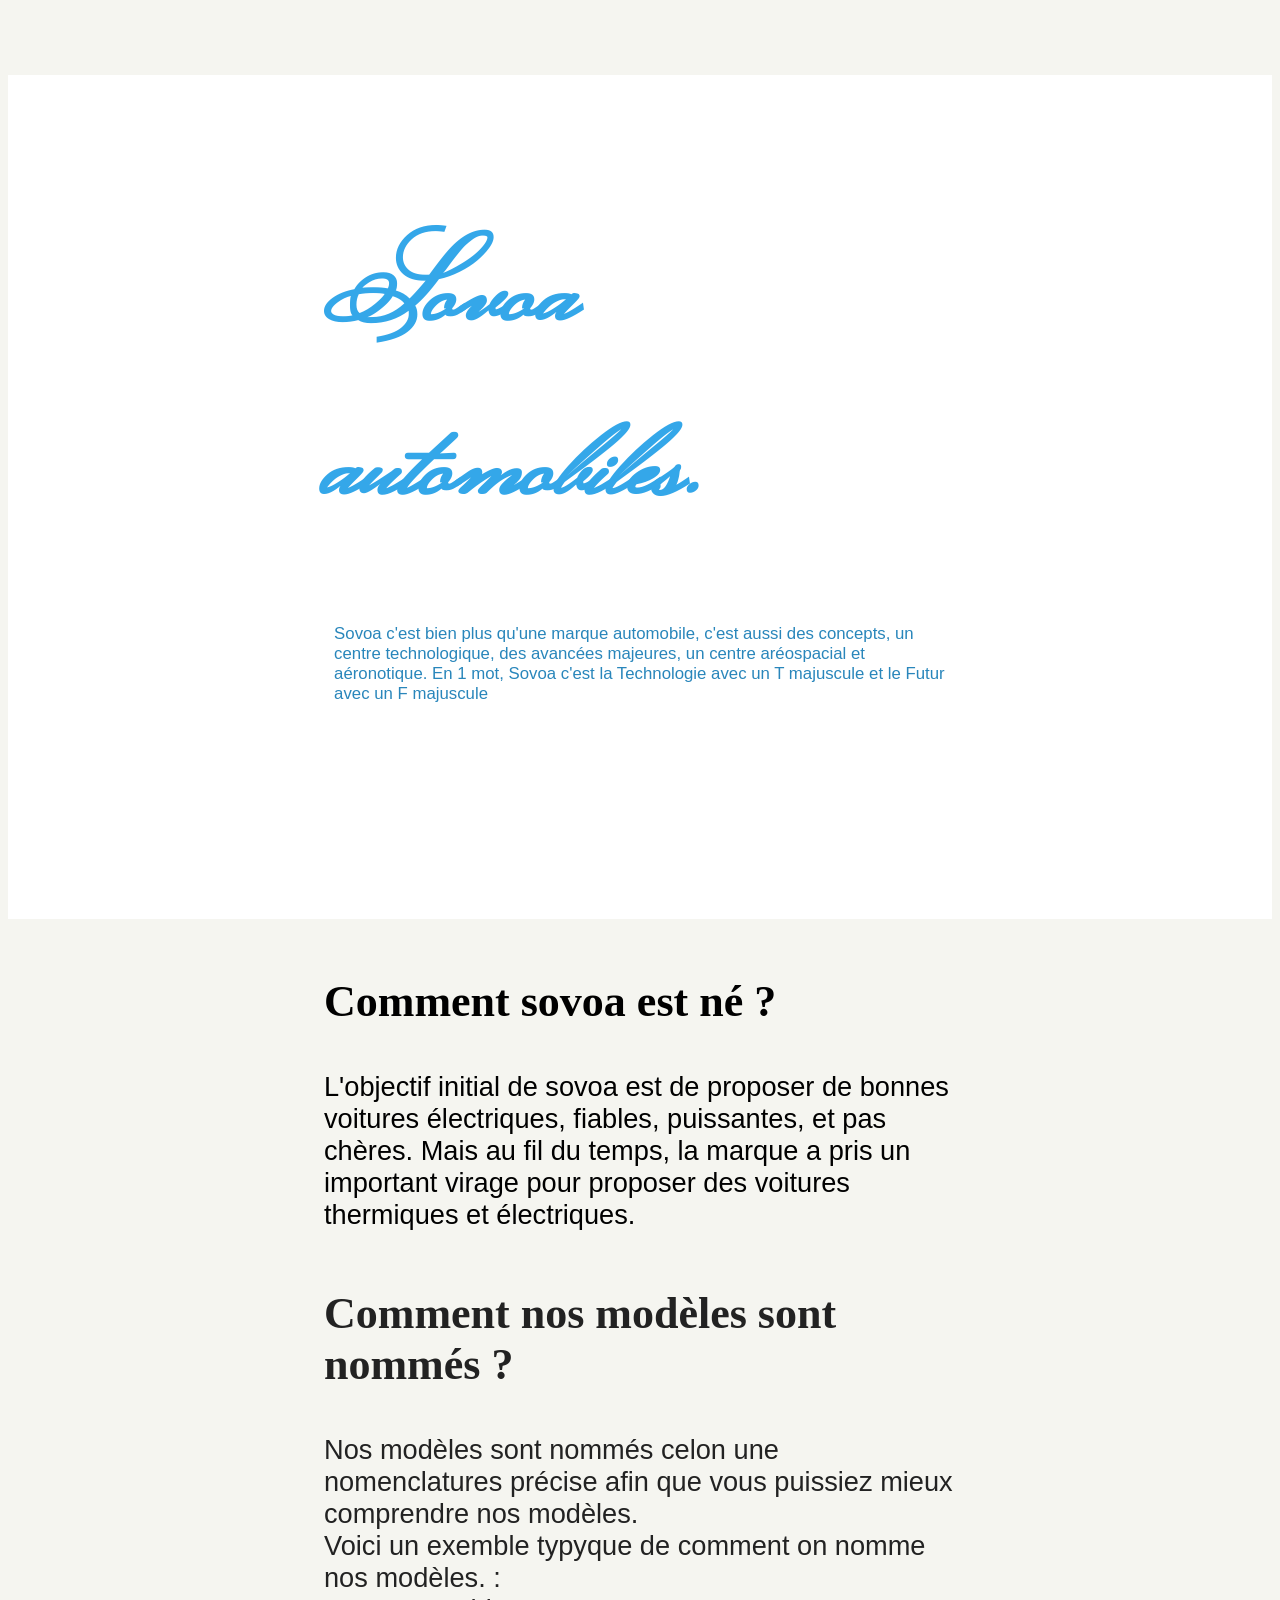
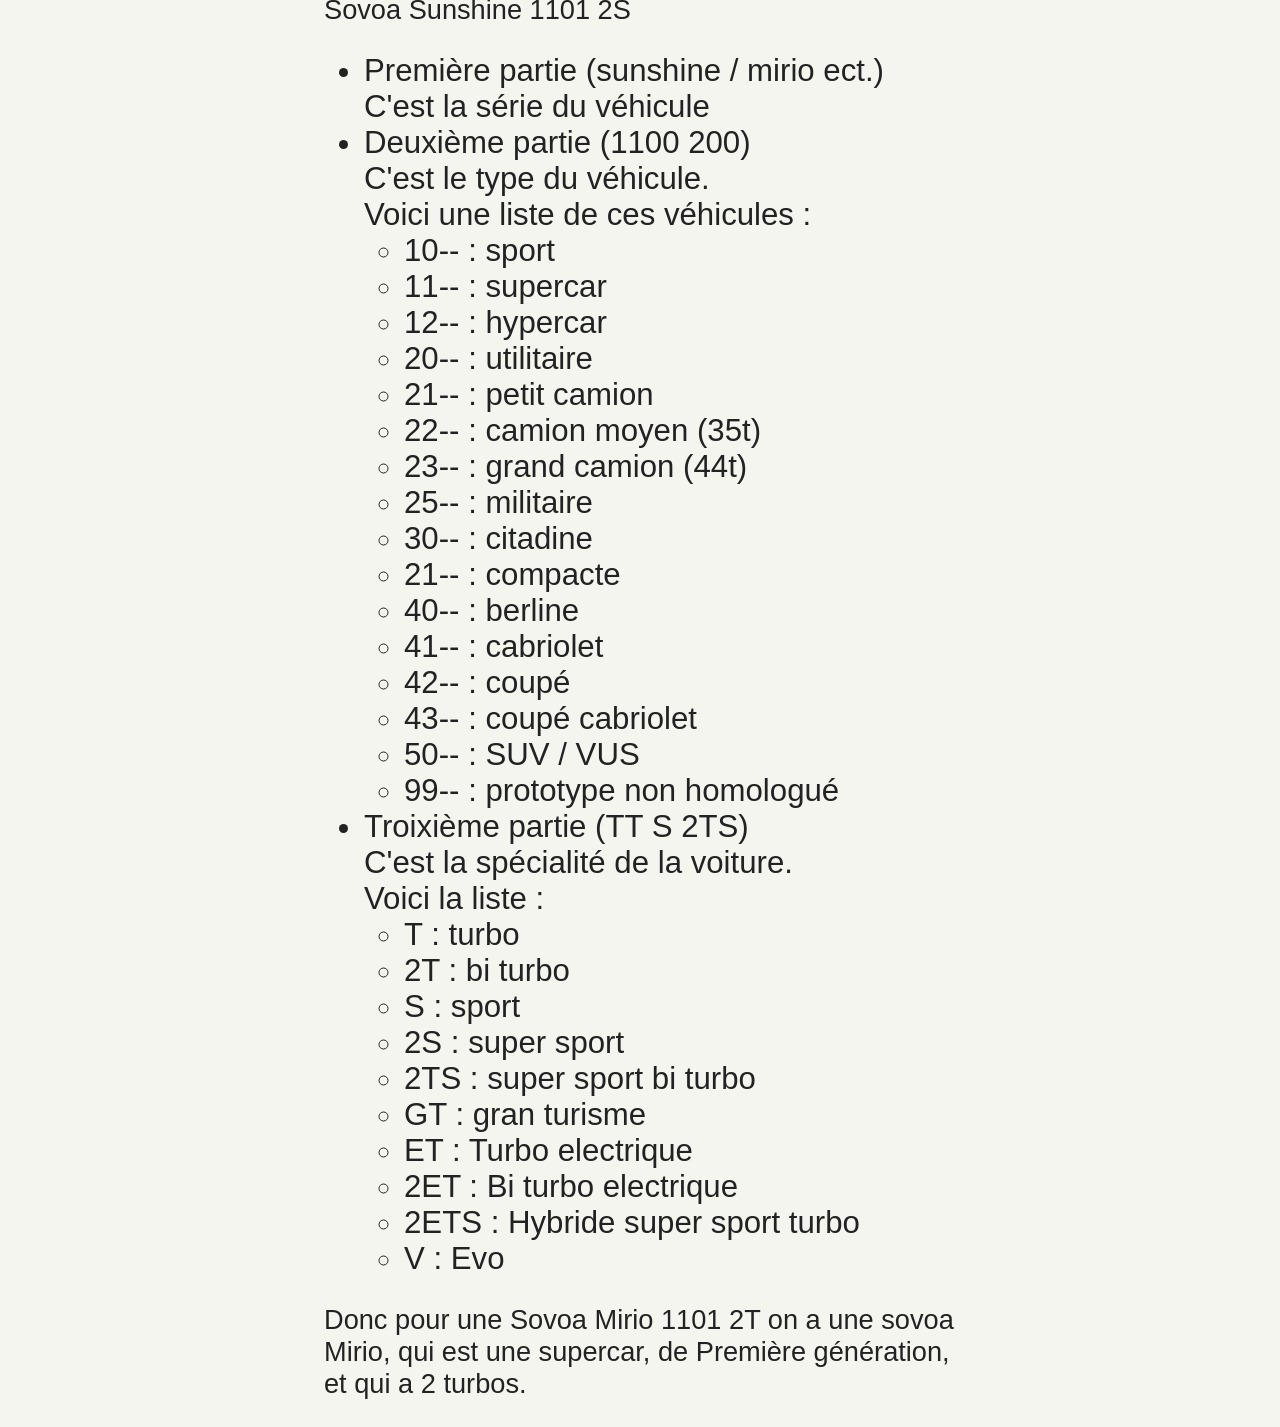
<file: index.html>
<!DOCTYPE html>
<html lang="fr">
	<head>
		<link rel="preconnect" href="https://fonts.googleapis.com">
		<link rel="preconnect" href="https://fonts.gstatic.com" crossorigin>
		<link href="https://fonts.googleapis.com/css2?family=Monsieur+La+Doulaise&family=PT+Mono&family=Pinyon+Script&display=swap" rel="stylesheet">
		<meta charset="UTF-8">
		<link rel="stylesheet" href="css/style.css">
	</head>
	<body>
		<header>
			<div class="header-left">
			</div>
		</header>
		<div class="after-header">
			<h1 class="div-after-header">Sovoa automobiles.</h1>
			<p class="div-after-header">Sovoa c'est bien plus qu'une marque automobile, c'est aussi des concepts, un centre technologique, des avancées majeures, un centre aréospacial et aéronotique. En 1 mot, Sovoa c'est la Technologie avec un T majuscule et le Futur avec un F majuscule
			</p>
		</div>
		<div class="first-content">
			<h3 class="title-first-content">Comment sovoa est né ?</h3>
			<p class="content-first-content"> L'objectif initial de sovoa est de proposer de bonnes voitures électriques, fiables, puissantes, et pas chères. Mais au fil du temps, la marque a pris un important virage pour proposer des voitures thermiques et électriques.
			</p>
		</div>
		<div class="second-content">
			<h3 class="title-second-content">Comment nos modèles sont nommés ?</h3>
			<p class="content-second-content">
				Nos modèles sont nommés celon une nomenclatures précise afin que vous puissiez mieux comprendre nos modèles.<br> Voici un exemble typyque de comment on nomme nos modèles. : <br> Sovoa Sunshine 1101 2S
				<ul class="content-second-content">
					<li class="content-second-content">Première partie (sunshine / mirio ect.) <br> C'est la série du véhicule</li>
					<li class="content-second-content">Deuxième partie (1100 200) <br> C'est le type du véhicule.<br>Voici une liste de ces véhicules :
						<ul class="content-first-content">
							<li class="content-first-content">10-- : sport</li>
							<li class="content-first-content">11-- : supercar</li>
							<li class="content-first-content">12-- : hypercar</li>
							<li class="content-first-content">20-- : utilitaire</li>
							<li class="content-first-content">21-- : petit camion</li>
							<li class="content-first-content">22-- : camion moyen (35t)</li>
							<li class="content-first-content">23-- : grand camion (44t)</li>
							<li class="content-first-content">25-- : militaire</li>
							<li class="content-first-content">30-- : citadine</li>
							<li class="content-first-content">21-- : compacte</li>
							<li class="content-first-content">40-- : berline</li>
							<li class="content-first-content">41-- : cabriolet</li>
							<li class="content-first-content">42-- : coupé</li>
							<li class="content-first-content">43-- : coupé cabriolet</li>
							<li class="content-first-content">50-- : SUV / VUS</li>
							<li class="content-first-content">99-- : prototype non homologué</li>
						</ul>	
					</li>
					<li class="content-second-content">Troixième partie (TT S 2TS) <br> C'est la spécialité de la voiture. <br> Voici la liste :
						<ul class="content-first-content">
							<li class="content-first-content">T    : turbo</li>
							<li class="content-first-content">2T   : bi turbo</li>
							<li class="content-first-content">S    : sport</li>
							<li class="content-first-content">2S   : super sport</li>
							<li class="content-first-content">2TS  : super sport bi turbo</li>
							<li class="content-first-content">GT   : gran turisme</li>
							<li class="content-first-content">ET   : Turbo electrique</li>
							<li class="content-first-content">2ET  : Bi turbo electrique</li>
							<li class="content-first-content">2ETS : Hybride super sport turbo</li>
							<li class="content-first-content">V    : Evo</li>
						</ul>
					</li>
				</ul>
			</p>
			<p class="content-second-content">Donc pour une Sovoa Mirio 1101 2T on a une sovoa Mirio, qui est une supercar, de Première génération, et qui a 2 turbos.</p>
		</div>
	</body>
</html>
</file>
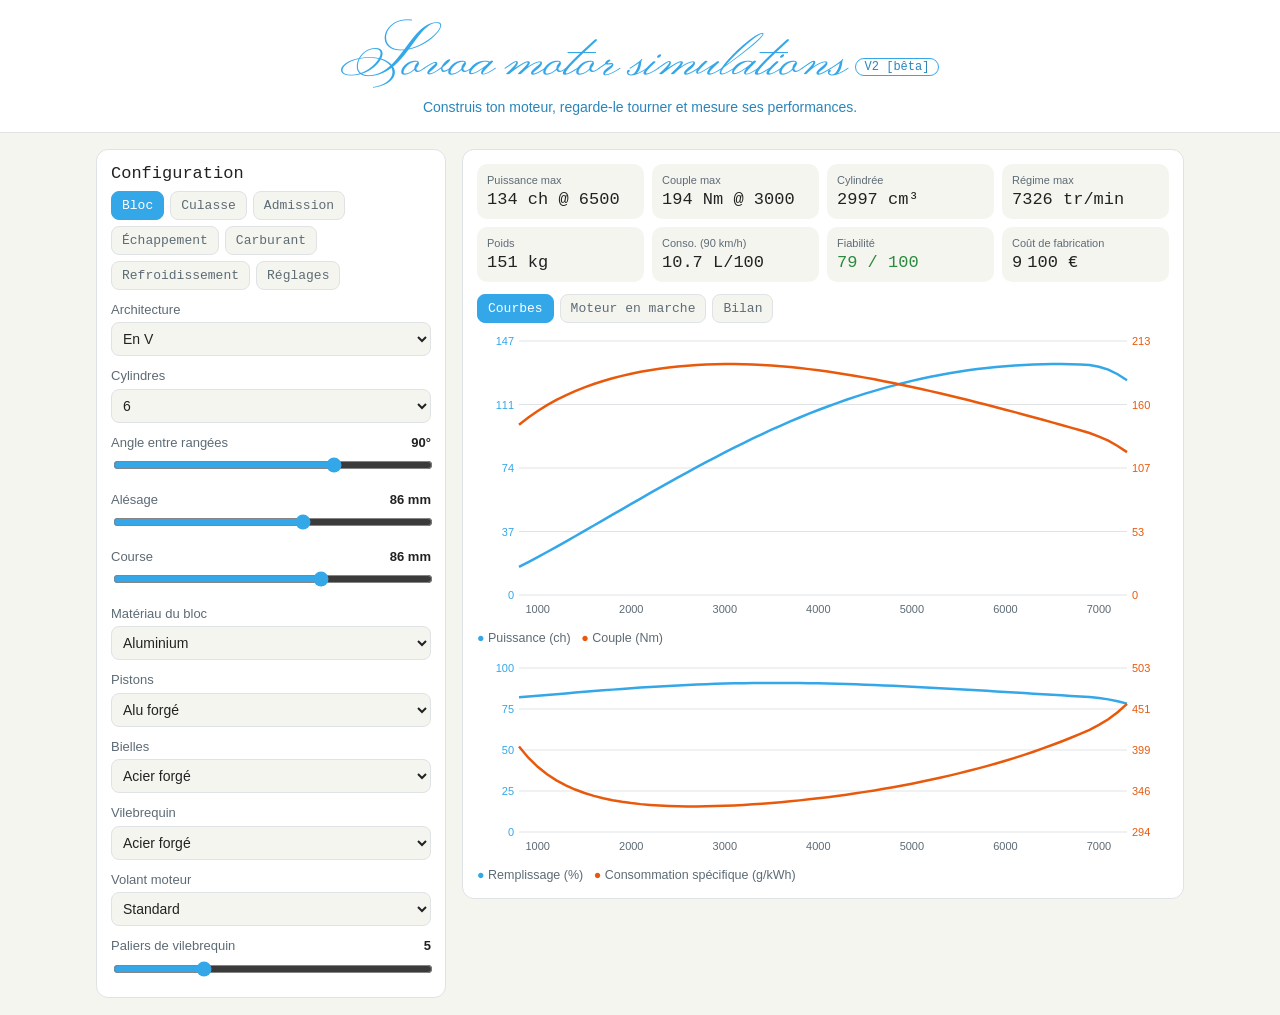
<file: project/index.html>
<!DOCTYPE html>
<html lang="fr"><head><meta charset="utf-8">
<meta name="viewport" content="width=device-width, initial-scale=1, viewport-fit=cover">
<title>Sovoa motor simulations V2 [bêta]</title>
<link rel="preconnect" href="https://fonts.googleapis.com"><link rel="preconnect" href="https://fonts.gstatic.com" crossorigin>
<link href="https://fonts.googleapis.com/css2?family=Monsieur+La+Doulaise&family=PT+Mono&display=swap" rel="stylesheet">
<style>
:root{--bg:#F5F5F0;--card:#fff;--tx:#222;--mu:#5d6b75;--bd:#dfe3e6;--ac:#34A7E9;--ac2:#e8590c;--dk:#2986bb;--ok:#2b8a3e;--wa:#e8590c;--ko:#c92a2a;box-sizing:border-box;padding-top:env(safe-area-inset-top,0px);padding-bottom:env(safe-area-inset-bottom,0px)}
@media(prefers-color-scheme:dark){:root:not([data-theme="light"]){--bg:#10161c;--card:#19212a;--tx:#e8edf2;--mu:#8fa0b0;--bd:#2b3744;--ac:#4db8ff;--ac2:#ff9248;--dk:#6cc3ff;--ok:#69db7c;--wa:#ffa94d;--ko:#ff8787;color-scheme:dark}}
:root[data-theme="dark"]{--bg:#10161c;--card:#19212a;--tx:#e8edf2;--mu:#8fa0b0;--bd:#2b3744;--ac:#4db8ff;--ac2:#ff9248;--dk:#6cc3ff;--ok:#69db7c;--wa:#ffa94d;--ko:#ff8787;color-scheme:dark}
*{box-sizing:border-box}html{scroll-padding-top:env(safe-area-inset-top,0px)}
body{margin:0;background:var(--bg);color:var(--tx);font:15px/1.5 Arial,Helvetica,sans-serif}
header{background:var(--card);border-bottom:1px solid var(--bd);padding:18px 16px 14px;text-align:center}
h1{margin:0;font:400 clamp(40px,8vw,68px)/1.1 'Monsieur La Doulaise',cursive,serif;color:var(--ac)}
.bt{display:inline-block;font:12px 'PT Mono',monospace;border:1px solid var(--ac);color:var(--dk);border-radius:20px;padding:1px 9px;vertical-align:middle;margin-left:6px}
header p{margin:4px 0 0;color:var(--dk);font-size:14px}
main{max-width:1120px;margin:0 auto;padding:16px}
.g{display:grid;grid-template-columns:350px 1fr;gap:16px}@media(max-width:800px){.g{grid-template-columns:1fr}}
.c{background:var(--card);border:1px solid var(--bd);border-radius:12px;padding:14px}
h3{font:400 17px 'PT Mono',monospace;margin:0 0 8px}
.tabs{display:flex;flex-wrap:wrap;gap:6px;margin-bottom:8px}
.tabs button,.bn{border:1px solid var(--bd);background:var(--bg);color:var(--mu);border-radius:8px;padding:6px 10px;font:13px 'PT Mono',monospace;cursor:pointer}
.tabs button.on{background:var(--ac);border-color:var(--ac);color:#fff}
.p,.rp{display:none}.p.on,.rp.on{display:block}
label{display:flex;justify-content:space-between;font-size:13px;color:var(--mu);margin:10px 0 3px}label b{color:var(--tx);font-weight:600}
select,input[type=range]{width:100%}select{padding:7px;border-radius:8px;border:1px solid var(--bd);background:var(--bg);color:var(--tx);font-size:14px}
input[type=range]{accent-color:var(--ac)}
.k{display:grid;grid-template-columns:repeat(4,1fr);gap:8px;margin-bottom:12px}@media(max-width:600px){.k{grid-template-columns:repeat(2,1fr)}}
.k div{background:var(--bg);border-radius:10px;padding:8px 10px}.k small{color:var(--mu);font-size:11px;display:block}.k strong{font:17px 'PT Mono',monospace}
canvas{width:100%;display:block}#cv{height:290px}#cv2{height:200px;margin-top:10px}#ea{height:380px;background:var(--bg);border-radius:10px}
svg{width:100%;height:150px;display:block}
.n{font-size:12.5px;color:var(--mu);margin-top:8px}#wr{color:var(--wa);font-size:13px;margin:0 0 8px}
table{width:100%;border-collapse:collapse;font-size:14px}td{padding:5px 4px;border-bottom:1px solid var(--bd)}td+td{text-align:right;font-family:'PT Mono',monospace}
.bar{display:flex;height:22px;border-radius:6px;overflow:hidden;margin:8px 0}.bar i{display:block;height:100%}
.lg{display:flex;flex-wrap:wrap;gap:10px;font-size:12px;color:var(--mu)}
</style></head><body>
<header><h1>Sovoa motor simulations<span class="bt">V2 [bêta]</span></h1><p>Construis ton moteur, regarde-le tourner et mesure ses performances.</p></header>
<main><div class="g">
<div class="c"><h3>Configuration</h3><div class="tabs" id="tb"></div><div id="pn"></div></div>
<div>
<div class="c" style="margin-bottom:16px"><div class="k">
<div><small>Puissance max</small><strong id="k1"></strong></div><div><small>Couple max</small><strong id="k2"></strong></div>
<div><small>Cylindrée</small><strong id="k3"></strong></div><div><small>Régime max</small><strong id="k4"></strong></div>
<div><small>Poids</small><strong id="k5"></strong></div><div><small>Conso. (90 km/h)</small><strong id="k6"></strong></div>
<div><small>Fiabilité</small><strong id="k7"></strong></div><div><small>Coût de fabrication</small><strong id="k8"></strong></div></div>
<div id="wr"></div>
<div class="tabs" id="rtb"><button data-r="0">Courbes</button><button data-r="1">Moteur en marche</button><button data-r="2">Bilan</button></div>
<div class="rp" id="r0"><canvas id="cv"></canvas><div class="n"><span style="color:var(--ac)">●</span> Puissance (ch) &nbsp; <span style="color:var(--ac2)">●</span> Couple (Nm)</div>
<canvas id="cv2"></canvas><div class="n"><span style="color:var(--ac)">●</span> Remplissage (%) &nbsp; <span style="color:var(--ac2)">●</span> Consommation spécifique (g/kWh)</div></div>
<div class="rp" id="r1"><canvas id="ea"></canvas>
<label>Régime affiché <b id="vr"></b></label><input type="range" id="ra" min="800" max="6000" step="100" value="3000">
<div style="display:flex;gap:8px;margin-top:8px"><button class="bn" id="bp">Pause</button><button class="bn" id="bs2">Son : off</button></div>
<div class="n" id="rd"></div>
<div class="lg" style="margin-top:6px"><span style="color:#ff6b3d">■ Combustion</span><span style="color:#868e96">■ Échappement</span><span style="color:#4dabf7">■ Admission</span><span style="color:#e0a800">■ Compression</span></div>
<div class="n">Animation ralentie pour être lisible. Vue de bout : une rangée de cylindres est montrée par bras.</div></div>
<div class="rp" id="r2"><div id="bil"></div><h3 style="margin-top:14px">Répartition de l’énergie du carburant (à la puissance max)</h3><div id="en"></div><svg id="sv" viewBox="0 0 400 150"></svg><div class="n" id="nt"></div></div>
</div></div></div></main>
<script>
var $=function(i){return document.getElementById(i)},P={},lastAr='',PT=[],RT=0,RED=6000,NCYL=6,GEO={};
var AN={th:0,t:0,rpm:3000,on:true,ctx:null};
var CY={L:[1,2,3,4,5,6],V:[2,4,6,8,10,12],W:[8,12,16],F:[2,4,6,8]};
var BAL={L1:20,L2:40,L3:55,L4:60,L5:75,L6:100,V2:50,V4:50,V6:80,V8:85,V10:85,V12:100,W8:70,W12:85,W16:90,F2:70,F4:85,F6:100,F8:100};
var NA=function(P){return P.fu!='a'};
var CF=[
['Bloc',[
{k:'ar',l:'Architecture',o:[['L','En ligne'],['V','En V'],['W','En W'],['F','À plat (boxer)']],d:'V'},
{k:'nc',l:'Cylindres',o:[],d:'6'},
{k:'an',l:'Angle entre rangées',min:20,max:120,step:5,d:90,u:'°',s:function(P){return P.ar=='V'||P.ar=='W'}},
{k:'bo',l:'Alésage',min:50,max:110,d:86,u:' mm'},
{k:'st',l:'Course',min:40,max:110,d:86,u:' mm'},
{k:'bl',l:'Matériau du bloc',o:[['f','Fonte'],['a','Aluminium'],['m','Magnésium']],d:'a'},
{k:'pi',l:'Pistons',o:[['c','Coulés'],['f','Alu forgé'],['l','Forgés allégés']],d:'f'},
{k:'bi',l:'Bielles',o:[['c','Acier coulé'],['a','Acier forgé'],['t','Titane']],d:'a'},
{k:'vi',l:'Vilebrequin',o:[['f','Fonte'],['a','Acier forgé'],['b','Billette']],d:'a'},
{k:'vo',l:'Volant moteur',o:[['l','Allégé'],['s','Standard'],['h','Lourd']],d:'s'},
{k:'pm',l:'Paliers de vilebrequin',min:2,max:13,d:5}]],
['Culasse',[
{k:'vl',l:'Soupapes par cylindre',min:2,max:5,d:4},
{k:'di',l:'Distribution',o:[['o','OHV (culbuteurs)'],['s','SOHC (1 ACT)'],['d','DOHC (2 ACT)']],d:'d'},
{k:'vv',l:'Calage variable',o:[['n','Aucun'],['a','Admission'],['d','Admission + échappement']],d:'a'},
{k:'ca',l:'Profil des cames (doux → sport)',min:0,max:100,d:40,u:' %'},
{k:'lv',l:'Levée de soupape',min:6,max:16,step:0.5,d:10.5,u:' mm'},
{k:'dv',l:'Diamètre soupape adm. (% alésage)',min:35,max:50,d:42,u:' %'},
{k:'ch',l:'Chambre de combustion',o:[['p','Pentroof'],['h','Hémisphérique'],['b','Baignoire']],d:'p'}]],
['Admission',[
{k:'as',l:'Aspiration',o:[['n','Atmosphérique'],['t','Turbo'],['b','Bi-turbo'],['c','Compresseur']],d:'n',s:NA},
{k:'bs',l:'Pression de suralimentation (abs.)',min:1,max:2.5,step:0.05,d:1.5,u:' bar',s:function(P){return NA(P)&&P.as!='n'}},
{k:'ic',l:'Intercooler',o:[['1','Oui'],['0','Non']],d:'1',s:function(P){return NA(P)&&P.as!='n'}},
{k:'pa',l:'Pression d’air comprimé (abs.)',min:2,max:30,d:8,u:' bar',s:function(P){return P.fu=='a'}},
{k:'ma',l:'Collecteur d’admission',o:[['l','Long (couple)'],['s','Court (régime)'],['i','Corps papillon individuels']],d:'l'},
{k:'rl',l:'Longueur des conduits',min:80,max:450,step:10,d:250,u:' mm'},
{k:'pd',l:'Diamètre du papillon',min:40,max:90,d:60,u:' mm'},
{k:'fa',l:'Filtre à air',o:[['s','Série'],['p','Sport'],['o','Ouvert (cornet)']],d:'s'}]],
['Échappement',[
{k:'ec',l:'Collecteur',o:[['f','Fonte'],['t','Tubulaire 4-2-1'],['r','Racing équi-longueur']],d:'f'},
{k:'ep',l:'Longueur des primaires',min:200,max:800,step:10,d:450,u:' mm'},
{k:'dx',l:'Diamètre de la ligne',min:40,max:90,d:55,u:' mm'},
{k:'ct',l:'Catalyseur',o:[['s','Série'],['p','Sport (métallique)'],['n','Aucun']],d:'s'},
{k:'si',l:'Silencieux',o:[['s','Série'],['p','Sport'],['d','Ligne droite']],d:'s'}]],
['Carburant',[
{k:'fu',l:'Carburant / énergie',o:[['p95','Essence SP95'],['p98','Essence SP98'],['e','Éthanol E85'],['d','Diesel (gasoil)'],['a','Air comprimé']],d:'p98'},
{k:'cr',l:'Rapport volumétrique',min:7,max:22,step:0.5,d:10.5,u:':1',s:NA},
{k:'in',l:'Injection',o:[['c','Carburateur'],['i','Indirecte'],['d','Directe']],d:'i',s:NA}]],
['Refroidissement',[
{k:'rt',l:'Type de refroidissement',o:[['e','Liquide'],['a','Air'],['h','Air + huile']],d:'e'},
{k:'tw',l:'Température de fonctionnement',min:70,max:110,d:90,u:' °C'},
{k:'rd',l:'Taille du radiateur',min:50,max:150,d:100,u:' %',s:function(P){return P.rt!='a'}},
{k:'ho',l:'Huile moteur',o:[['a','0W20 (fluide)'],['b','5W30'],['c','10W40'],['d','20W50 (épaisse)']],d:'b'},
{k:'pc',l:'Lubrification',o:[['h','Carter humide'],['s','Carter sec']],d:'h'}]],
['Réglages',[
{k:'la',l:'Richesse λ (bas = riche)',min:0.8,max:1.2,step:0.01,d:1,s:NA},
{k:'ad',l:'Avance à l’allumage / injection',min:0,max:25,d:12,u:'°',s:NA},
{k:'li',l:'Limiteur de régime',min:70,max:100,d:100,u:' %'},
{k:'id',l:'Régime de ralenti',min:600,max:1500,step:50,d:800,u:' tr/min'}]]];
var ALL=[];CF.forEach(function(c){c[1].forEach(function(i){ALL.push(i)})});
function build(){var t='',b='';
 CF.forEach(function(c,i){t+='<button data-i="'+i+'">'+c[0]+'</button>';b+='<div class="p" id="p'+i+'">';
  c[1].forEach(function(it){P[it.k]=it.d;
   b+='<div id="w_'+it.k+'"><label>'+it.l+' <b id="v_'+it.k+'"></b></label>'+(it.o?'<select id="i_'+it.k+'">'+it.o.map(function(o){return '<option value="'+o[0]+'">'+o[1]+'</option>'}).join('')+'</select>':'<input type="range" id="i_'+it.k+'" min="'+it.min+'" max="'+it.max+'" step="'+(it.step||1)+'" value="'+it.d+'">')+'</div>'});
  b+='</div>'});
 $('tb').innerHTML=t;$('pn').innerHTML=b;
 ALL.forEach(function(it){var e=$('i_'+it.k);if(it.o)e.value=it.d;e.oninput=e.onchange=function(){P[it.k]=it.o?e.value:+e.value;calc()}});
 var bt=$('tb').children,i;for(i=0;i<bt.length;i++)bt[i].onclick=function(){tab('tb','p',+this.getAttribute('data-i'))};
 bt=$('rtb').children;for(i=0;i<bt.length;i++)bt[i].onclick=function(){tab('rtb','r',+this.getAttribute('data-r'));RT=+this.getAttribute('data-r');drawAll()};
 tab('tb','p',0);tab('rtb','r',0)}
function tab(bar,pre,n){var bt=$(bar).children;for(var i=0;i<bt.length;i++){bt[i].className=i==n?'on':'';$(pre+i).className=(pre=='p'?'p':'rp')+(i==n?' on':'')}}
function sync(){
 if(P.ar!==lastAr){var old=$('i_nc').value,s='';CY[P.ar].forEach(function(n){s+='<option>'+n+'</option>'});$('i_nc').innerHTML=s;
  $('i_nc').value=CY[P.ar].indexOf(+old)>=0?old:CY[P.ar][Math.min(2,CY[P.ar].length-1)];P.nc=$('i_nc').value;lastAr=P.ar}
 ALL.forEach(function(it){if(it.s)$('w_'+it.k).style.display=it.s(P)?'':'none';$('v_'+it.k).textContent=it.o?'':P[it.k]+(it.u||'')})}
function sm(t){t=Math.max(0,Math.min(1,t));return t*t*(3-2*t)}
function G(r,c,w){return Math.exp(-Math.pow((r-c)/w,2))}
function calc(){
 sync();
 var a=P.ar,n=+P.nc,B=P.bo/1000,S=P.st/1000,fu=P.fu,air=fu=='a',dsl=fu=='d',e85=fu=='e',as=air?'n':P.as,ic=P.ic=='1',vl=P.vl,ca=P.ca/100;
 var M=function(k,o){return o[P[k]]||0};
 var vd=Math.PI/4*B*B*S*n*1000;
 var vpmax=air?12:dsl?16:21;
 var mat=M('pi',{c:.9,f:1,l:1.08})*M('bi',{c:.95,a:1,t:1.05})*M('di',{o:.8,s:.93,d:1})*M('vi',{f:.92,a:1,b:1.05});
 var redM=Math.min(vpmax*30/S*mat,air?5000:dsl?5400:10500),red=redM*P.li/100;
 var rp=Math.min(.92*redM,redM*(.52+.2*ca+.02*(vl-2))*M('ma',{l:.92,s:1.05,i:1.12})*M('ec',{f:1,t:1.03,r:1.06})*Math.pow(250/P.rl,.3)*Math.pow(450/P.ep,.15));
 var w=.5*redM*(1-.25*ca)*M('vv',{n:1,a:1.25,d:1.4});
 var fi=Math.min(1.15,(P.dv/42)*(P.lv/10.5)*(0.6+0.1*vl));
 var ex=M('ma',{l:0,s:.01,i:.03})+M('ec',{f:0,t:.02,r:.04})+M('ct',{s:-.025,p:-.01,n:0})+M('si',{s:-.02,p:-.01,d:0})+M('fa',{s:-.015,p:-.005,o:0});
 var pk=(0.18+0.07*ca+ex)*fi,lo=.66+.03*(vl-2)-.1*ca+M('ma',{l:.04,s:0,i:-.02});
 var lim=(fu=='p95'?10.5:e85?14:11.5)+(P.in=='d'?1:0)+(P.la<.95?.5:0)+M('ch',{p:0,h:.3,b:-.5})-(as!='n'?(P.bs-1)*1.5*(ic?1:1.8):0)-(P.tw-90)*.04+M('rt',{e:0,a:-.8,h:-.4});
 var kn=dsl||air?0:Math.max(0,P.cr-lim)*.045+Math.max(0,P.ad-(14-Math.max(0,P.cr-10)*.8))*.01;
 var ignf=dsl||air?1:Math.max(.7,1-.0015*Math.pow(P.ad-12,2));
 var comb=dsl||air?1:1-2.2*Math.pow(P.la-.9,2);
 var eta=(dsl?.68:.62)*(1-Math.pow(P.cr,-.3))*(1-kn)*ignf*comb*M('in',{c:.97,i:1,d:1.02})*M('ch',{p:1,h:1.01,b:.97});
 var afr=(dsl?22:e85?9.8:14.7)*P.la,q=dsl?42.5e6:e85?29.7e6:43e6,lhv=q/1e6;
 var lf=M('ar',{L:0,V:.02,W:.04,F:.01}),train=M('di',{o:0,s:.1,d:.2})+.03*vl+.01*P.pm;
 var fmult=(1-.004*(P.tw-90))*M('ho',{a:.96,b:1,c:1.03,d:1.07})*(P.pc=='s'?.97:1);
 var pts=[],T={p:0,t:0,rp:0,rt:0},pkb=0,best=null,r0=Math.max(600,P.id);
 for(var r=r0;r<=red;r+=100){
  var ramp=as=='t'?sm((r-2800)/900):as=='b'?sm((r-2200)/900):as=='c'?Math.min(1,Math.max(0,(r-1000)/1500)):0;
  var bse=as=='n'?1:1+(P.bs-1)*ramp,dens=as=='n'?1:bse*(ic?.98:.91);
  var thrF=Math.min(1,1.1*P.pd*P.pd/(vd*r*.185)),exF=Math.min(1,1.1*P.dx*P.dx/(vd*r*.16));
  var ve=lo+pk*(G(r,rp,w)+.35*G(r,.62*rp,.6*w));
  ve-=(as=='t'||as=='b')?.04*(bse-1)*Math.pow(r/redM,2):0;
  ve=Math.min(1.12,ve)*Math.pow(thrF,.6)*Math.pow(exF,.4);
  var vpm=2*S*r/60,fm=((.8+.5*Math.pow(vpm/10,2)*(1+lf)+train)*fmult)+(as=='c'?.35*(bse-1):0);
  var lowf=1-.25*Math.exp(-(r-600)/700),etaR=eta*lowf,bi=air?0:etaR*q*1.2*ve*dens/afr/1e5;
  var bm=air?Math.max(.4*(P.pa-1)*(.7+.3*ve)-fm*.5,0):Math.max(bi-fm,0);
  var t=bm*1e5*(vd/1000)/(air?2*Math.PI:4*Math.PI),ch=t*2*Math.PI*r/60/1000*1.35962;
  var bsfc=(!air&&bm>0&&bi>0)?Math.min(600,3600/(etaR*(bm/bi)*lhv)*(1+Math.max(0,1-P.la)*.8)):null;
  pts.push([r,t,ch,ve*100,bsfc]);pkb=Math.max(pkb,bm);
  if(t>T.t){T.t=t;T.rt=r}if(ch>T.p){T.p=ch;T.rp=r;best={bi:bi,bm:bm,fm:fm,e:etaR}}}
 var tmin=0,tmax=0;pts.forEach(function(q){if(q[1]>=.9*T.t){if(!tmin)tmin=q[0];tmax=q[0]}});
 var rdf=P.rt=='a'?1:P.rd/100,wt=vd*M('bl',{f:38,a:20,m:15})+25+3*n+M('di',{o:0,s:4,d:8})+M('as',{n:0,t:14,b:24,c:11})+(as!='n'&&ic?5:0)+M('ma',{l:0,s:0,i:4})+M('ec',{f:8,t:4,r:3})+M('ct',{s:5,p:3,n:0})+M('vo',{l:-3,s:0,h:4})+1.5*P.pm+(P.rt=='e'?8+12*rdf:P.rt=='a'?4:9)+(P.pc=='s'?6:0);
 var cost=vd*400+n*250+M('bl',{f:0,a:600,m:1800})+M('pi',{c:0,f:300,l:900})+M('bi',{c:-100,a:0,t:1500})+M('vi',{f:0,a:400,b:2000})+M('vo',{l:300,s:0,h:0})+60*P.pm+M('di',{o:0,s:300,d:800})+M('vv',{n:0,a:400,d:900})+M('as',{n:0,t:1200,b:2400,c:1500})+(as!='n'&&ic?300:0)+M('ma',{l:0,s:100,i:1500})+M('ec',{f:0,t:400,r:1200})+M('ct',{s:0,p:300,n:-100})+M('si',{s:0,p:100,d:-50})+M('in',{c:-200,i:0,d:900})+vl*80*n+(P.rt=='e'?300+200*rdf:P.rt=='a'?150:600)+(P.pc=='s'?1500:0);
 cost*=M('ar',{L:1,V:1.15,W:1.3,F:1.1});
 var fm0=((.8+.5*Math.pow(2*S*2500/60/10,2)*(1+lf)+train)*fmult),loss=fm0*1e5*(vd/1000)/(4*Math.PI)*2*Math.PI*2500/60/1000;
 var bsfcC=3600/(eta*lhv),cons=bsfcC*1.25*(12+loss)/(dsl?835:e85?790:745)/.9;
 var vpr=2*S*red/60,chL=T.p/vd,hl=120*M('rt',{e:1,a:.6,h:.8})*rdf,over=Math.max(0,chL/hl-1);
 var rel=100-Math.max(0,vpr-17)*5-Math.max(0,pkb-11)*4-(as!='n'?(P.bs-1)*10*(ic?1:1.6):0)-(dsl||air?0:Math.max(0,P.cr-12)*1.5)-ca*12-kn*250+M('bl',{f:8,a:0,m:-8})+M('pi',{c:6,f:0,l:-5})+M('bi',{c:5,a:0,t:-3})+M('vi',{f:0,a:3,b:6})+M('ho',{a:-3,b:0,c:2,d:4})+(P.pc=='s'?3:0)+Math.max(-4,Math.min(4,(P.pm-(n/2+1))*.8))+(100-P.li)*.4-over*60;
 rel=Math.max(0,Math.min(100,rel));
 var minId=(n<4?1100:n<6?850:700)*M('vo',{l:1.15,s:1,h:.9});
 PT=pts;RED=red;NCYL=n;
 GEO={a:a,n:n,B:B,S:S,an:P.an};
 $('ra').max=Math.round(red/100)*100;if(AN.rpm>red)AN.rpm=Math.round(red/100)*100;$('ra').value=AN.rpm;
 $('k1').textContent=Math.round(T.p)+' ch @ '+T.rp;$('k2').textContent=Math.round(T.t)+' Nm @ '+T.rt;
 $('k3').textContent=Math.round(vd*1000)+' cm³';$('k4').textContent=Math.round(red)+' tr/min';
 $('k5').textContent=Math.round(wt)+' kg';$('k6').textContent=air?'—':cons.toFixed(1)+' L/100';
 $('k7').textContent=Math.round(rel)+' / 100';$('k7').style.color=rel>70?'var(--ok)':rel>40?'var(--wa)':'var(--ko)';
 $('k8').textContent=(Math.round(cost/100)*100).toLocaleString('fr-FR')+' €';
 var bal=BAL[a+n]||60,rows=[['PME max',pkb.toFixed(1)+' bar'],['Puissance spécifique',Math.round(T.p/vd)+' ch/L'],['Couple spécifique',Math.round(T.t/vd)+' Nm/L'],['Rapport poids/puissance',(wt/Math.max(T.p,1)).toFixed(2)+' kg/ch'],['Plage de couple ≥ 90 %',tmin+' – '+tmax+' tr/min'],['Vitesse moyenne du piston (max)',vpr.toFixed(1)+' m/s'],['Rapport course/alésage',(S/B).toFixed(2)],['Rendement thermique indiqué',air?'—':Math.round(eta*100)+' %'],['Conso. spécifique mini',air?'—':Math.round(Math.min.apply(null,pts.map(function(q){return q[4]||999})))+' g/kWh'],['Équilibrage',bal+' / 100']];
 $('bil').innerHTML='<table>'+rows.map(function(x){return '<tr><td>'+x[0]+'</td><td>'+x[1]+'</td></tr>'}).join('')+'</table>';
 if(best&&!air&&best.bi>0){var b=best.e*best.bm/best.bi*100,f=best.e*best.fm/best.bi*100,rest=100-best.e*100,co=rest*(.42-(P.tw-90)*.002),ea=rest-co;
  var seg=[[b,'#34A7E9','Travail utile'],[f,'#868e96','Frottements'],[co,'#ffa94d','Refroidissement'],[ea,'#e8590c','Échappement']];
  $('en').innerHTML='<div class="bar">'+seg.map(function(s){return '<i style="width:'+Math.max(0,s[0])+'%;background:'+s[1]+'"></i>'}).join('')+'</div><div class="lg">'+seg.map(function(s){return '<span style="color:'+s[1]+'">■ '+s[2]+' '+Math.round(Math.max(0,s[0]))+' %</span>'}).join('')+'</div>'}
 else $('en').innerHTML='<div class="n">Non applicable pour l’air comprimé.</div>';
 var nt={L:'En ligne : compact en largeur, simple et économique.',V:'En V : plus court qu’une ligne, bon compromis.',W:'En W : rangées en éventail, très compact en longueur mais complexe et lourd.',F:'À plat : centre de gravité très bas, mais moteur large.'};
 $('nt').textContent=nt[a]+(air?' Air comprimé : cycle simple, sans combustion.':'');
 var wr=[];if(kn>.01)wr.push('⚠ Cliquetis probable : baisse le rapport volumétrique, la pression ou l’avance.');
 if(over>.05)wr.push('⚠ Surchauffe : agrandis le radiateur ou change de refroidissement.');
 if(rel<40)wr.push('⚠ Fiabilité faible : réduis le régime, la pression ou les cames.');
 if(P.id<minId)wr.push('⚠ Ralenti instable : monte le régime de ralenti ou alourdis le volant.');
 $('wr').innerHTML=wr.join('<br>');
 drawAll();layout(a,n)}
function drawAll(){if(RT==0){draw($('cv'),PT,[{k:2,c:'--ac',z:1},{k:1,c:'--ac2',z:1}]);draw($('cv2'),PT,[{k:3,c:'--ac',z:1},{k:4,c:'--ac2'}])}}
function draw(c,p,S){
 if(!p.length)return;var d=window.devicePixelRatio||1,w=c.clientWidth,h=c.clientHeight;if(!w)return;c.width=w*d;c.height=h*d;
 var x=c.getContext('2d');x.scale(d,d);var cs=getComputedStyle(document.documentElement);
 var tx=cs.getPropertyValue('--mu'),bd=cs.getPropertyValue('--bd');
 var L=42,R=42,T=10,Bt=26,pw=w-L-R,ph=h-T-Bt,r0=p[0][0],r1=p[p.length-1][0];if(r1<=r0)r1=r0+1;
 var ax=S.map(function(s){var v=p.map(function(q){return q[s.k]}).filter(function(z){return z!=null&&isFinite(z)});var mx=Math.max.apply(null,v)*1.1||1,mn=s.z?0:Math.floor(Math.min.apply(null,v)*.9);return{mx:mx,mn:mn,col:cs.getPropertyValue(s.c)}});
 x.font='11px Arial';x.lineWidth=1;
 for(var i=0;i<=4;i++){var y=T+ph*i/4;x.strokeStyle=bd;x.beginPath();x.moveTo(L,y);x.lineTo(w-R,y);x.stroke();
  ax.forEach(function(a,j){x.fillStyle=a.col;x.textAlign=j?'left':'right';x.fillText(Math.round(a.mn+(a.mx-a.mn)*(1-i/4)),j?w-R+5:L-5,y+4)})}
 x.fillStyle=tx;x.textAlign='center';
 for(var r=Math.ceil(r0/1000)*1000;r<=r1;r+=1000)x.fillText(r,L+pw*(r-r0)/(r1-r0),h-8);
 S.forEach(function(s,j){var a=ax[j],on=false;x.strokeStyle=a.col;x.lineWidth=2.5;x.beginPath();
  p.forEach(function(q){var v=q[s.k];if(v==null){on=false;return}var xx=L+pw*(q[0]-r0)/(r1-r0),yy=T+ph*(1-(v-a.mn)/(a.mx-a.mn));on?x.lineTo(xx,yy):x.moveTo(xx,yy);on=true});x.stroke()})}
function layout(a,n){
 var an=P.an,ang={L:[0],V:[-an/2,an/2],W:[-an/2,0,an/2],F:[-90,90]}[a],bk=ang.length,per=n/bk,h='',cx=200,cy=110;
 ang.forEach(function(g){h+='<g transform="translate('+cx+','+cy+') rotate('+g+')"><rect x="-17" y="-90" width="34" height="68" rx="4" fill="var(--bd)" stroke="var(--mu)"/><rect x="-11" y="-62" width="22" height="30" rx="3" fill="var(--ac)" opacity=".8"/></g>'});
 h+='<circle cx="'+cx+'" cy="'+cy+'" r="14" fill="var(--card)" stroke="var(--tx)" stroke-width="2"/>';
 h+='<text x="12" y="20" fill="var(--tx)" font-size="14" font-weight="600">'+({L:'L',V:'V',W:'W',F:'Flat'}[a])+n+'</text><text x="12" y="38" fill="var(--mu)" font-size="12">'+bk+' rangée'+(bk>1?'s':'')+' · '+(per%1?per.toFixed(1):per)+' cyl. / rangée</text>';
 $('sv').innerHTML=h}
var COL=['#ff6b3d','#868e96','#4dabf7','#e0a800'];
function eng(){
 var c=$('ea'),d=window.devicePixelRatio||1,w=c.clientWidth,h=c.clientHeight;if(!w||!GEO.n)return;c.width=w*d;c.height=h*d;
 var x=c.getContext('2d');x.scale(d,d);
 var a=GEO.a,n=GEO.n,Rs=GEO.S*500,Lr=Rs*1.75,Bm=GEO.B*1000,an=GEO.an;
 var ang={L:[0],V:[-an/2,an/2],W:[-an/2,0,an/2],F:[-90,90]}[a],bk=ang.length;
 var k=Math.min(w*.46,h*.66)/(Rs+Lr+30),cx=w/2,cy=a=='F'?h/2:h*.74,bw=Math.min(Bm*k,(a=='L'?w*.3:w*.2)),ph=bw*.5;
 var cs=getComputedStyle(document.documentElement),tx=cs.getPropertyValue('--tx'),mu=cs.getPropertyValue('--mu'),bd=cs.getPropertyValue('--bd'),ac=cs.getPropertyValue('--ac');
 ang.forEach(function(g,b){
  var cyc=(AN.th+b*720/bk)%720,phi=(cyc%360)*Math.PI/180,st=Math.floor(cyc/180);
  var y=Rs*Math.cos(phi)+Math.sqrt(Lr*Lr-Rs*Rs*Math.sin(phi)*Math.sin(phi)),Yp=y*k,head=(Lr+Rs)*k+ph*.4+2;
  x.save();x.translate(cx,cy);x.rotate(g*Math.PI/180);
  x.strokeStyle=mu;x.lineWidth=2;x.beginPath();x.moveTo(-bw/2,-(Lr-Rs)*k+ph);x.lineTo(-bw/2,-head);x.lineTo(bw/2,-head);x.lineTo(bw/2,-(Lr-Rs)*k+ph);x.stroke();
  x.globalAlpha=.55;x.fillStyle=COL[st];x.fillRect(-bw/2+1,-head+1,bw-2,head-Yp-ph*.4-1);x.globalAlpha=1;
  x.strokeStyle=tx;x.lineWidth=3;x.beginPath();x.moveTo(0,-Yp);x.lineTo(Rs*k*Math.sin(phi),-Rs*k*Math.cos(phi));x.stroke();
  x.fillStyle=bd;x.strokeStyle=mu;x.lineWidth=1.5;x.fillRect(-bw/2+1,-Yp-ph*.4,bw-2,ph);x.strokeRect(-bw/2+1,-Yp-ph*.4,bw-2,ph);
  x.restore()});
 x.fillStyle=ac;x.beginPath();x.arc(cx,cy,Rs*k+4,0,6.2832);x.fill();
 x.fillStyle=tx;x.beginPath();x.arc(cx,cy,5,0,6.2832);x.fill();
 var th=AN.th*Math.PI/180;x.strokeStyle=tx;x.lineWidth=3;x.beginPath();x.moveTo(cx,cy);x.lineTo(cx+Rs*k*Math.sin(th),cy-Rs*k*Math.cos(th));x.stroke();
 var q=PT.reduce(function(m,p){return Math.abs(p[0]-AN.rpm)<Math.abs(m[0]-AN.rpm)?p:m},PT[0]);
 $('rd').textContent='À '+AN.rpm+' tr/min : '+Math.round(q[2])+' ch · '+Math.round(q[1])+' Nm · remplissage '+Math.round(q[3])+' %';$('vr').textContent=AN.rpm+' tr/min';
 if(AN.osc){AN.osc.frequency.value=Math.max(20,AN.rpm/60*n/2);AN.g.gain.value=AN.on?.05:0}}
function loop(ts){requestAnimationFrame(loop);var dt=Math.min(.05,(ts-AN.t)/1000||0);AN.t=ts;if(RT!=1||!PT.length)return;if(AN.on)AN.th=(AN.th+.09*AN.rpm*dt)%720;eng()}
$('ra').oninput=function(){AN.rpm=+this.value};
$('bp').onclick=function(){AN.on=!AN.on;this.textContent=AN.on?'Pause':'Lecture'};
$('bs2').onclick=function(){
 if(!AN.ctx){var C=window.AudioContext||window.webkitAudioContext;if(!C)return;AN.ctx=new C();AN.osc=AN.ctx.createOscillator();AN.osc.type='sawtooth';var f=AN.ctx.createBiquadFilter();f.type='lowpass';f.frequency.value=700;AN.g=AN.ctx.createGain();AN.g.gain.value=0;AN.osc.connect(f);f.connect(AN.g);AN.g.connect(AN.ctx.destination);AN.osc.start();AN.snd=true}
 else{AN.snd=!AN.snd;AN.g.gain.value=0}
 if(AN.ctx.state=='suspended')AN.ctx.resume();
 this.textContent='Son : '+(AN.snd?'on':'off');if(!AN.snd)AN.g.gain.value=0;else AN.g.gain.value=.05};
build();calc();requestAnimationFrame(loop);window.onresize=function(){drawAll();if(RT==1)eng()};
</script></body></html>
</file>
<file: css/style.css>
@import url('https://fonts.googleapis.com/css2?family=Caveat:wght@400;500;600;700&display=swap');
div.after-header {
	font-family: arial;
	background-color: #FFF;
}

body {
	background-color: #F5F5F0;
}

h1.div-after-header {
	padding-left: 25%;
	padding-right: 25%;
	padding-top: 10%;
	font-size: 700%;
	color: #34A7E9;
	font-family: 'Monsieur La Doulaise';
}

p.div-after-header {
	padding-left: 25.8%;
	font-size: 105%;
	padding-right: 25%;
	padding-bottom: 17%;
	color: #2986bb;
}

div.first-content {
	padding-left: 25%;
	padding-right: 25%; 
	padding-top: 0p;
	color: #000;
	padding-bottom: 0p;
}

h3.title-first-content {
	font-family: "PT mono";
	font-size: 275%;
	padding-top: 2%;
}

p.content-first-content {
	font-family: arial;
	font-size: 170%;
}

div.second-content {
	padding-left: 25%;
	padding-right: 25%;
	padding-top: 0p;
	color: #222;				
}

h3.title-second-content {
	font-family: "PT mono";
	font-size: 275%;
	padding-top: 2%;
}

p.content-second-content {
	font-family: arial;
	font-size: 170%;
}

ul.content-second-content {
	font-family: arial;
	font-size: 150%;
}

li.content-second-content {
	font-family: arial;
	font-size: 130%;
}
</file>
